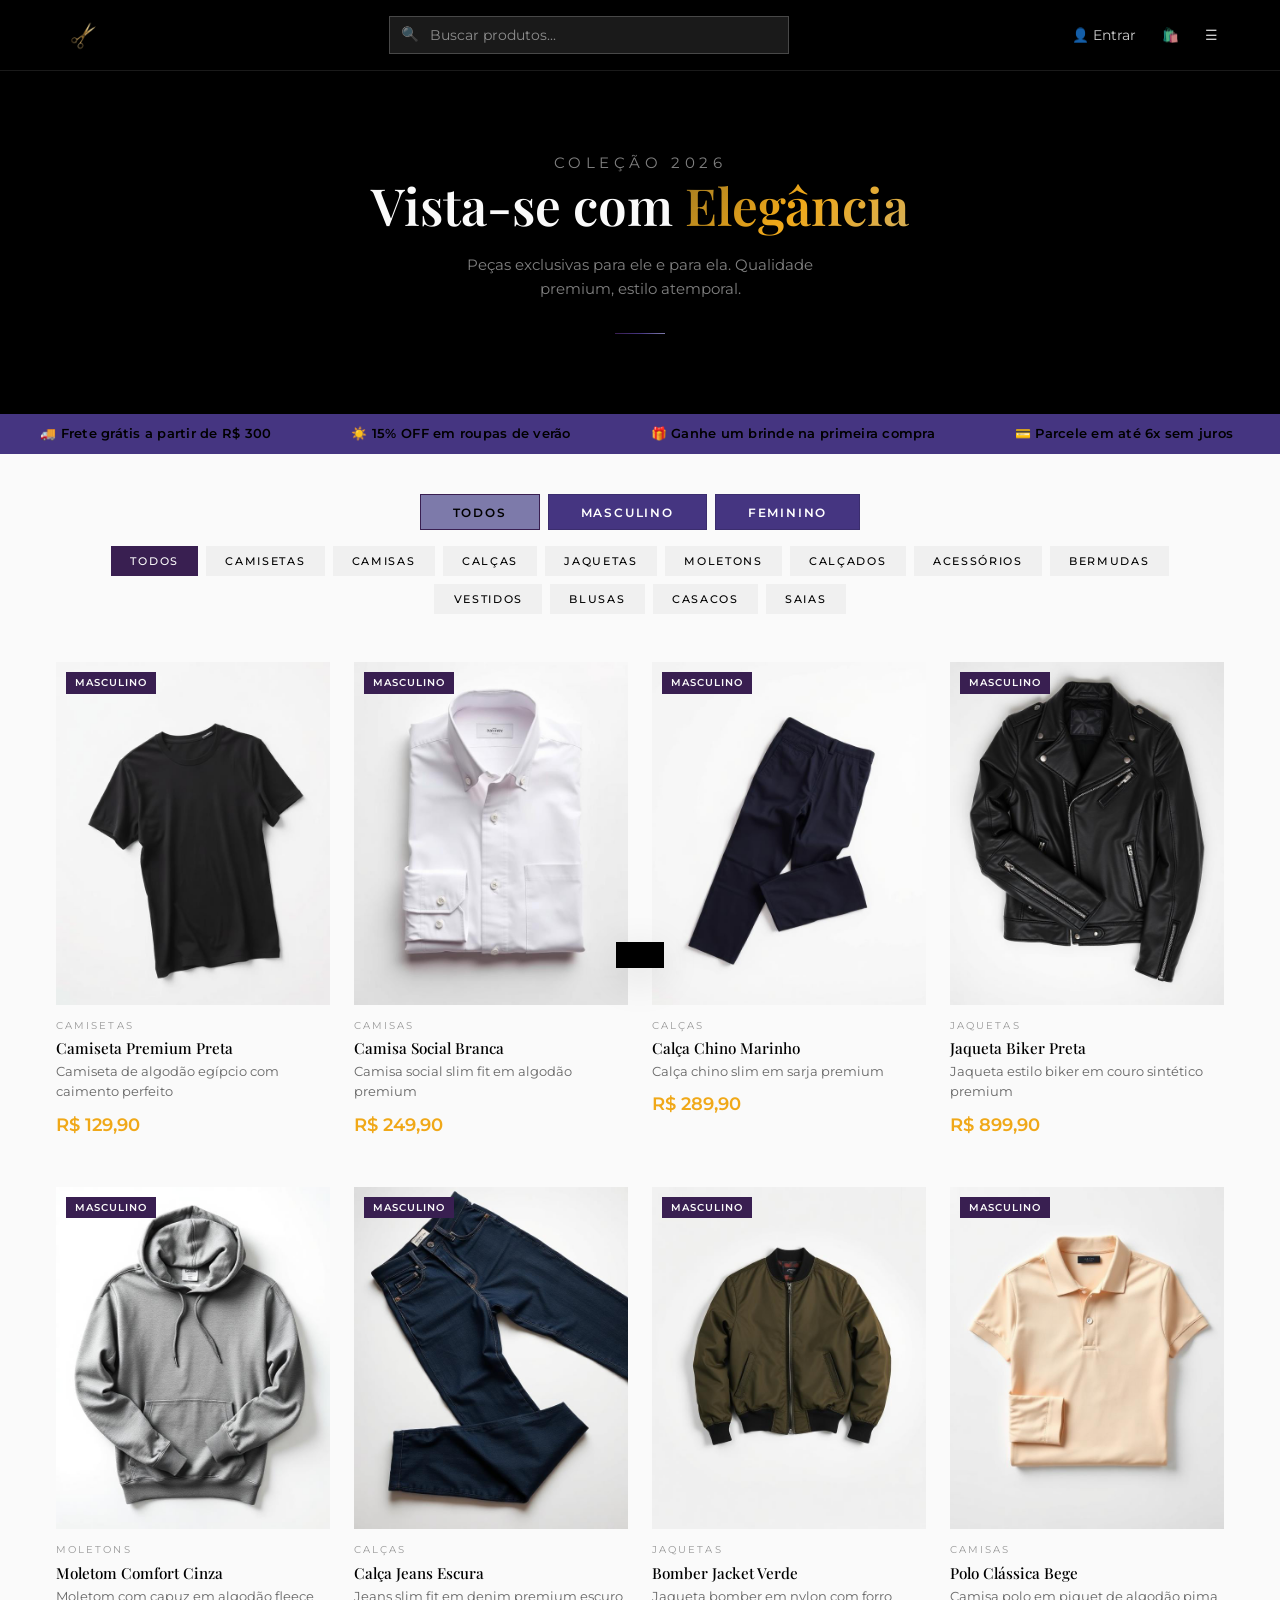
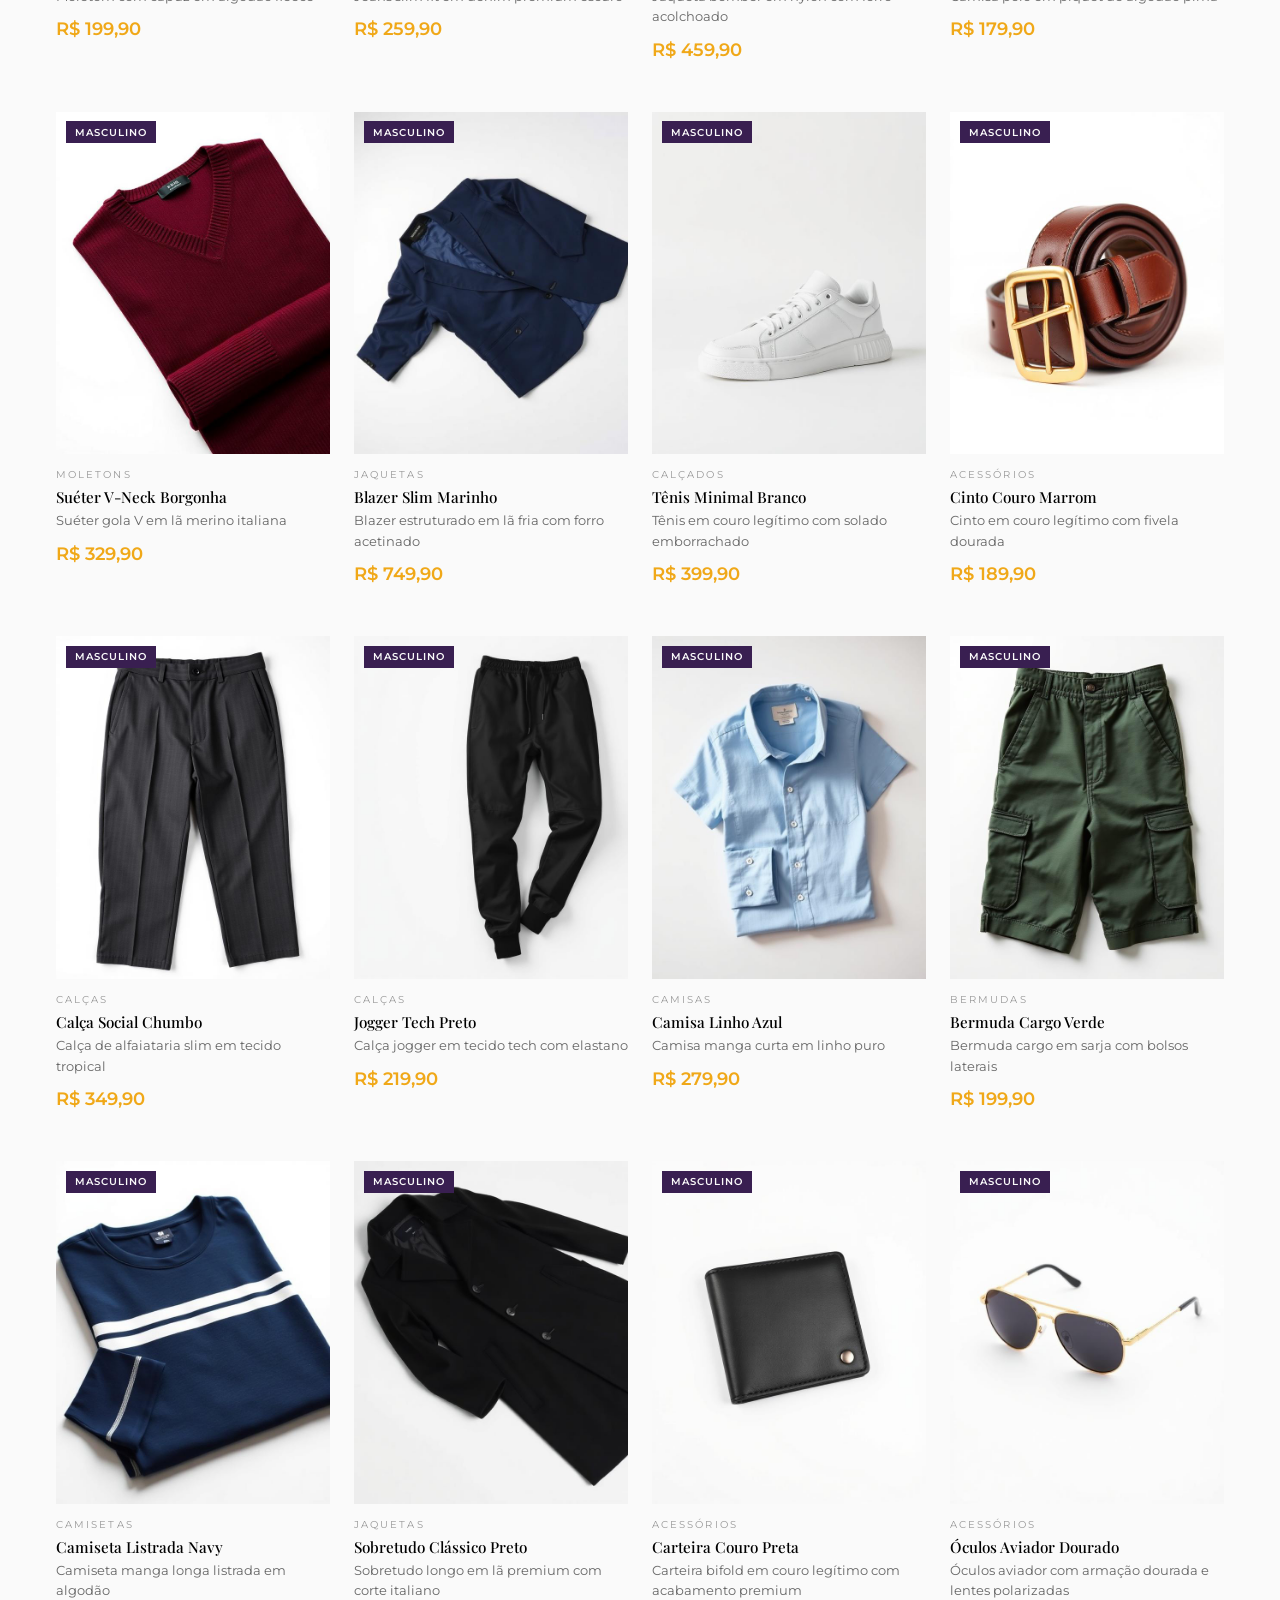
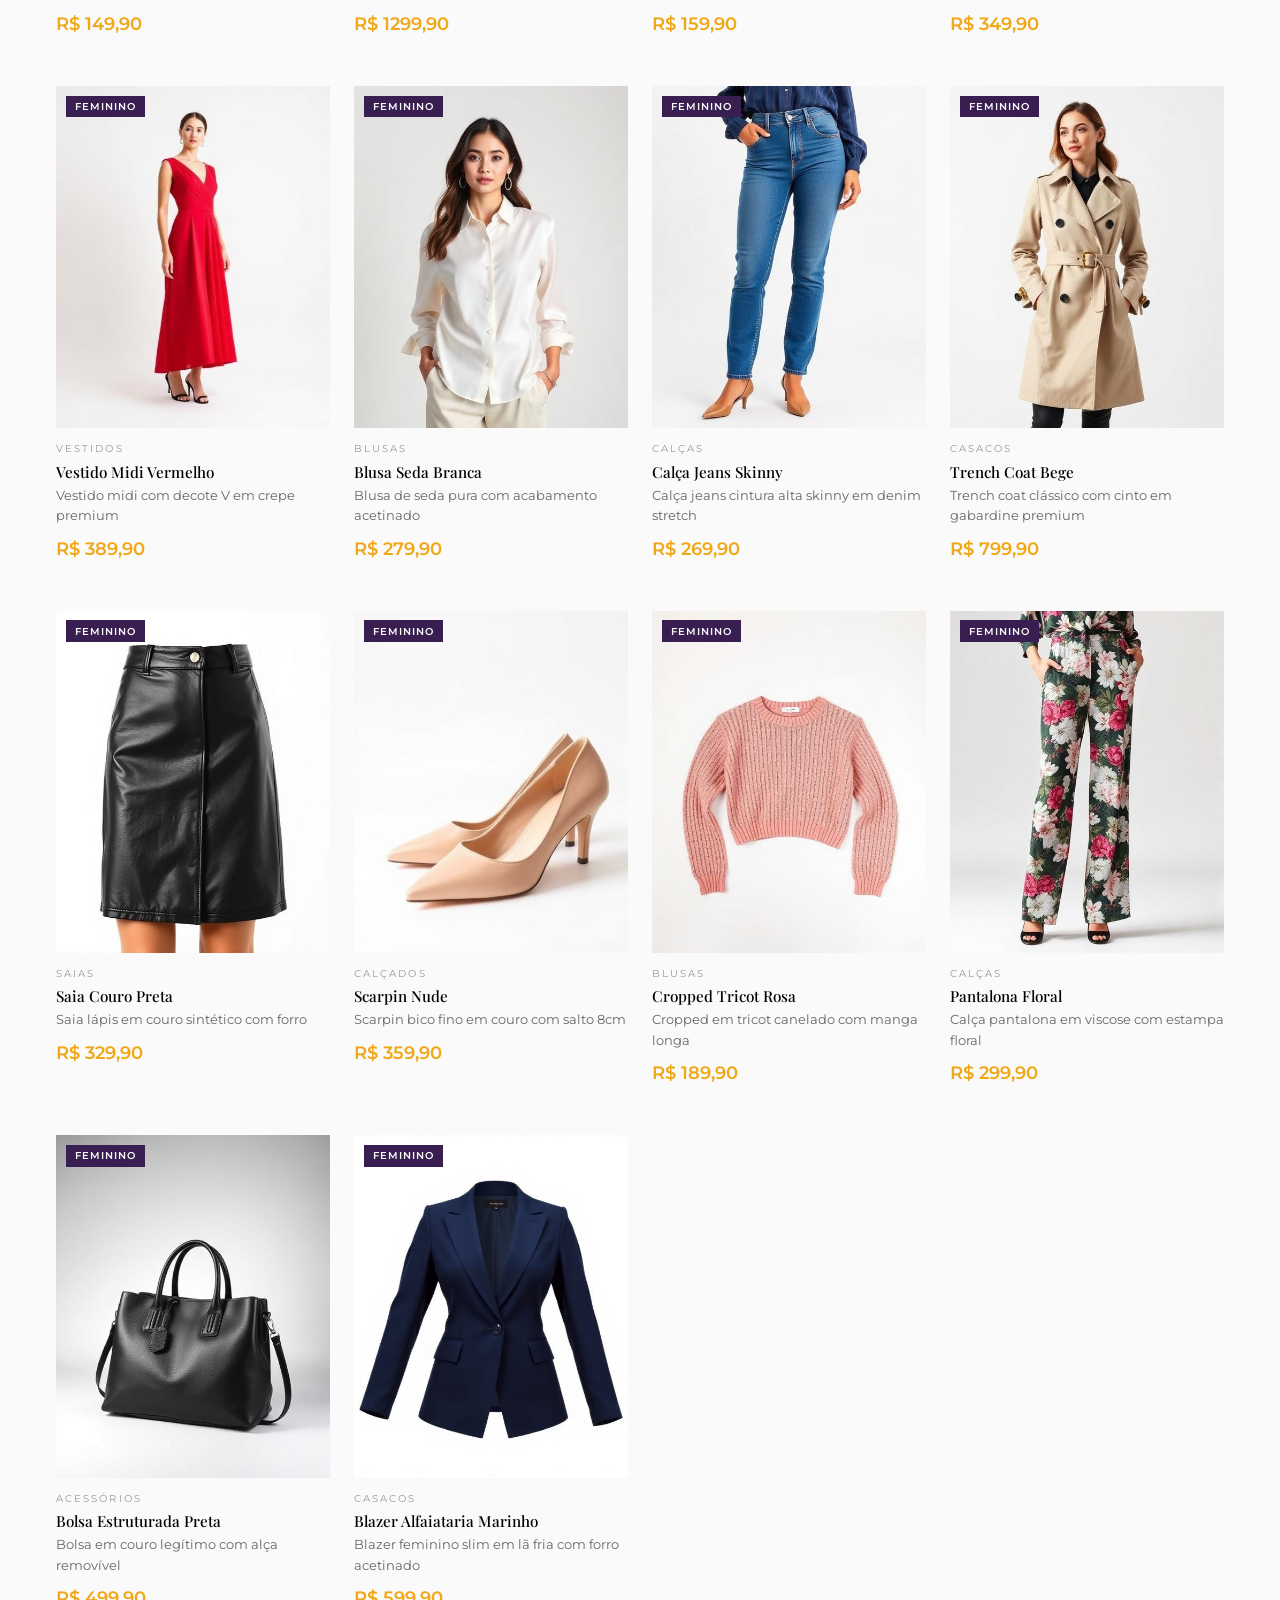
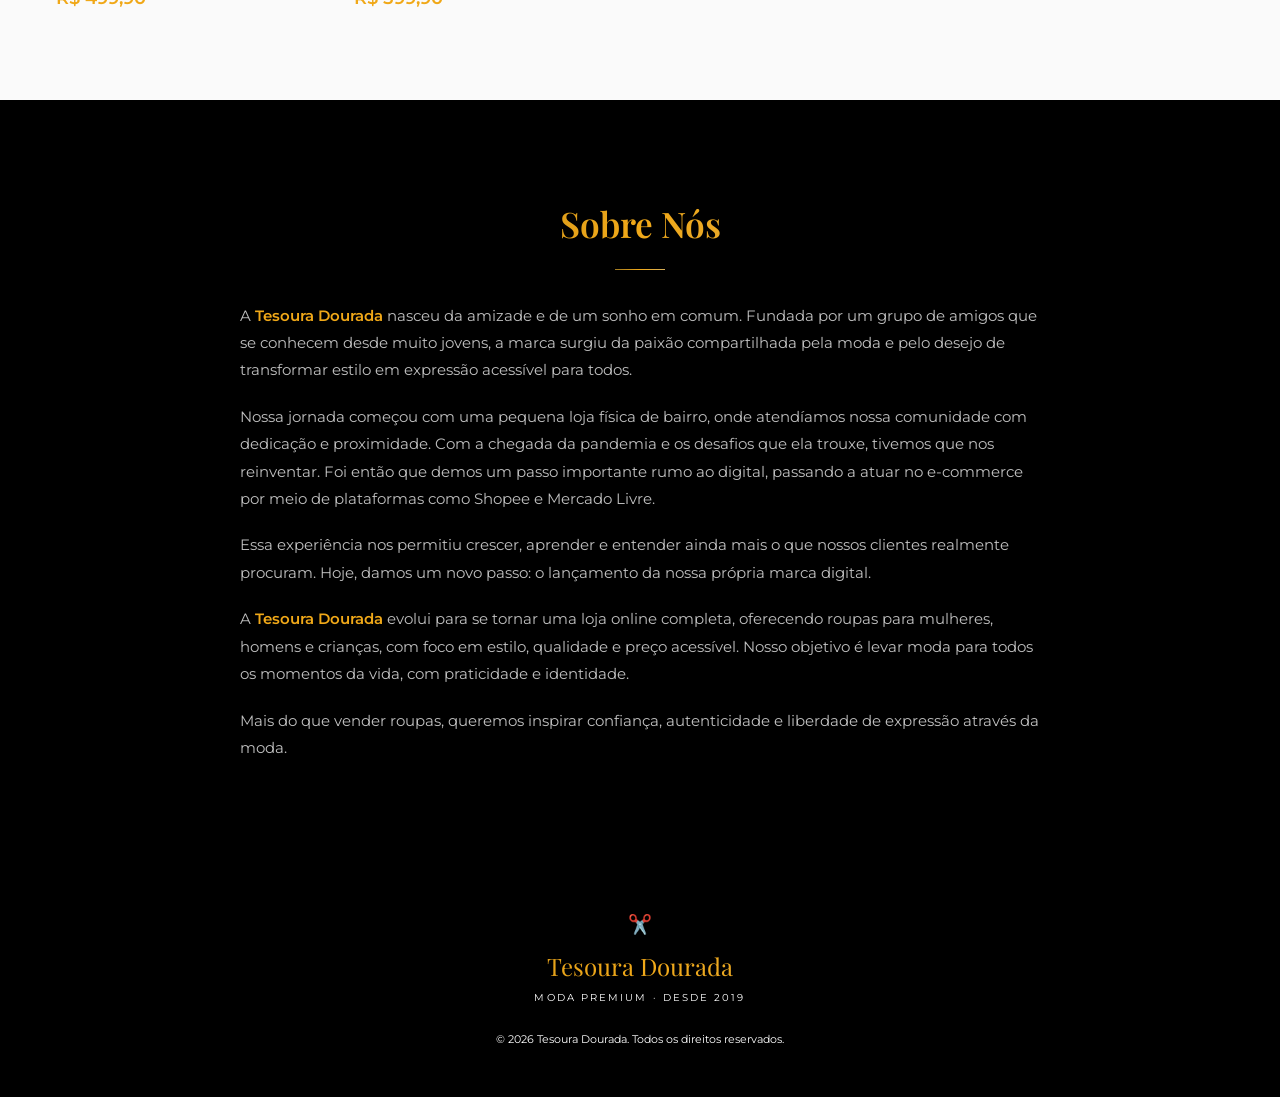
<file: index.html>
<!DOCTYPE html>
<html lang="pt-BR">
<head>
  <meta charset="UTF-8">
  <meta name="viewport" content="width=device-width, initial-scale=1.0">
  <title>Tesoura Dourada — Moda Premium</title>
  <meta name="description" content="Tesoura Dourada: roupas masculinas e femininas premium com estilo e elegância.">
  <link rel="icon" type="image/png" href="images/logo.png">
  <link rel="stylesheet" href="style.css">
</head>
<body>

  <!-- ======== HEADER ======== -->
  <header class="header">
    <div class="header-inner">
      <a href="#" class="header-logo">
        <img src="images/logo.png" alt="Tesoura Dourada">
      </a>

      <div class="header-search">
        <span class="search-icon">🔍</span>
        <input type="text" id="searchDesktop" placeholder="Buscar produtos..." oninput="handleSearch(this.value)">
      </div>

      <div class="header-actions">
        <div id="userArea">
          <button onclick="openLogin()" class="desktop-only">👤 Entrar</button>
        </div>
        <button class="cart-btn" onclick="openCart()">
          🛍️
          <span class="cart-badge" id="cartBadge" style="display:none;">0</span>
        </button>
        <button class="mobile-menu-btn" onclick="toggleMobileSearch()">☰</button>
      </div>
    </div>

    <div class="mobile-search" id="mobileSearch">
      <input type="text" id="searchMobile" placeholder="Buscar produtos..." oninput="handleSearch(this.value)">
    </div>
  </header>

  <!-- ======== HERO ======== -->
  <section class="hero">
    <p class="hero-tag">Coleção 2026</p>
    <h1>Vista-se com <span class="gold-text">Elegância</span></h1>
    <p>Peças exclusivas para ele e para ela. Qualidade premium, estilo atemporal.</p>
    <div class="hero-divider"></div>
  </section>

  <!-- ======== PROMO BAR ======== -->
  <div class="promo-bar">
    <div class="promo-track">
      <span class="promo-item">🚚 Frete grátis a partir de R$ 300</span>
      <span class="promo-item">☀️ 15% OFF em roupas de verão</span>
      <span class="promo-item">🎁 Ganhe um brinde na primeira compra</span>
      <span class="promo-item">💳 Parcele em até 6x sem juros</span>
      <span class="promo-item">🔥 Lançamentos toda semana</span>
      <span class="promo-item">🚚 Frete grátis a partir de R$ 300</span>
      <span class="promo-item">☀️ 15% OFF em roupas de verão</span>
      <span class="promo-item">🎁 Ganhe um brinde na primeira compra</span>
      <span class="promo-item">💳 Parcele em até 6x sem juros</span>
      <span class="promo-item">🔥 Lançamentos toda semana</span>
    </div>
  </div>
  
  <!-- ======== GENDER FILTER ======== -->
  <div class="gender-filter" id="genderFilter"></div>

  <!-- ======== CATEGORIES ======== -->
  <div class="categories" id="categories"></div>

  <!-- ======== PRODUCTS ======== -->
  <section class="products-section">
    <div class="products-grid" id="productsGrid"></div>
  </section>

  <!-- ======== SOBRE NÓS ======== -->
  <section class="about-section">
    <div class="about-inner">
      <h2 class="about-title">Sobre Nós</h2>
      <div class="about-divider"></div>
      <div class="about-text">
        <p>A <strong>Tesoura Dourada</strong> nasceu da amizade e de um sonho em comum. Fundada por um grupo de amigos que se conhecem desde muito jovens, a marca surgiu da paixão compartilhada pela moda e pelo desejo de transformar estilo em expressão acessível para todos.</p>
        <p>Nossa jornada começou com uma pequena loja física de bairro, onde atendíamos nossa comunidade com dedicação e proximidade. Com a chegada da pandemia e os desafios que ela trouxe, tivemos que nos reinventar. Foi então que demos um passo importante rumo ao digital, passando a atuar no e-commerce por meio de plataformas como Shopee e Mercado Livre.</p>
        <p>Essa experiência nos permitiu crescer, aprender e entender ainda mais o que nossos clientes realmente procuram. Hoje, damos um novo passo: o lançamento da nossa própria marca digital.</p>
        <p>A <strong>Tesoura Dourada</strong> evolui para se tornar uma loja online completa, oferecendo roupas para mulheres, homens e crianças, com foco em estilo, qualidade e preço acessível. Nosso objetivo é levar moda para todos os momentos da vida, com praticidade e identidade.</p>
        <p>Mais do que vender roupas, queremos inspirar confiança, autenticidade e liberdade de expressão através da moda.</p>
      </div>
    </div>
  </section>

  <!-- ======== FOOTER ======== -->
  <footer class="footer">
    <div class="footer-icon">✂️</div>
    <p class="footer-logo gold-text" style="font-family:var(--font-display);background:linear-gradient(135deg,var(--gold-dark),var(--gold),var(--gold-light));-webkit-background-clip:text;-webkit-text-fill-color:transparent;background-clip:text;">Tesoura Dourada</p>
    <p class="footer-tagline">Moda premium · Desde 2019</p>
    <p class="footer-copy">© 2026 Tesoura Dourada. Todos os direitos reservados.</p>
  </footer>

  <!-- ======== CART DRAWER ======== -->
  <div class="cart-overlay" id="cartOverlay" onclick="closeCart()"></div>
  <div class="cart-drawer" id="cartDrawer">
    <div class="cart-header">
      <h2>Seu Carrinho</h2>
      <button class="cart-close" onclick="closeCart()">✕</button>
    </div>
    <div class="cart-items" id="cartItems"></div>
    <div class="cart-footer" id="cartFooter" style="display:none;">
      <div class="cart-total">
        <span class="cart-total-label">Total</span>
        <span class="cart-total-value" id="cartTotal">R$ 0,00</span>
      </div>
      <button class="checkout-btn" onclick="checkout()">
        💬 Finalizar via WhatsApp
      </button>
    </div>
  </div>

  <!-- ======== PRODUCT DETAIL MODAL ======== -->
  <div class="modal-overlay" id="productDetailModal">
    <div class="modal modal-detail">
      <button class="modal-close detail-close" onclick="closeProductDetail()">✕</button>
      <div id="productDetailContent" class="detail-content"></div>
    </div>
  </div>

  <!-- ======== LOGIN MODAL ======== -->
  <div class="modal-overlay" id="loginModal">
    <div class="modal">
      <div class="modal-header">
        <h2 id="modalTitle">Entrar</h2>
        <button class="modal-close" onclick="closeLogin()">✕</button>
      </div>
      <div class="modal-body">
        <div class="form-group" id="nameGroup" style="display:none;">
          <label>Nome</label>
          <input type="text" id="inputName" placeholder="Seu nome">
        </div>
        <div class="form-group">
          <label>E-mail</label>
          <input type="email" id="inputEmail" placeholder="seu@email.com">
        </div>
        <div class="form-group">
          <label>Senha</label>
          <input type="password" id="inputPassword" placeholder="••••••••">
        </div>
        <p class="form-error" id="formError"></p>
        <button class="form-submit" onclick="submitAuth()" id="authSubmitBtn">Entrar</button>
        <p class="form-switch">
          <span id="switchText">Não tem conta?</span>
          <button onclick="toggleAuthMode()" id="switchBtn">Cadastrar</button>
        </p>
      </div>
    </div>
  </div>

  <!-- ======== TOAST ======== -->
  <div class="toast" id="toast"></div>

  <script src="script.js"></script>
</body>
</html>
</file>
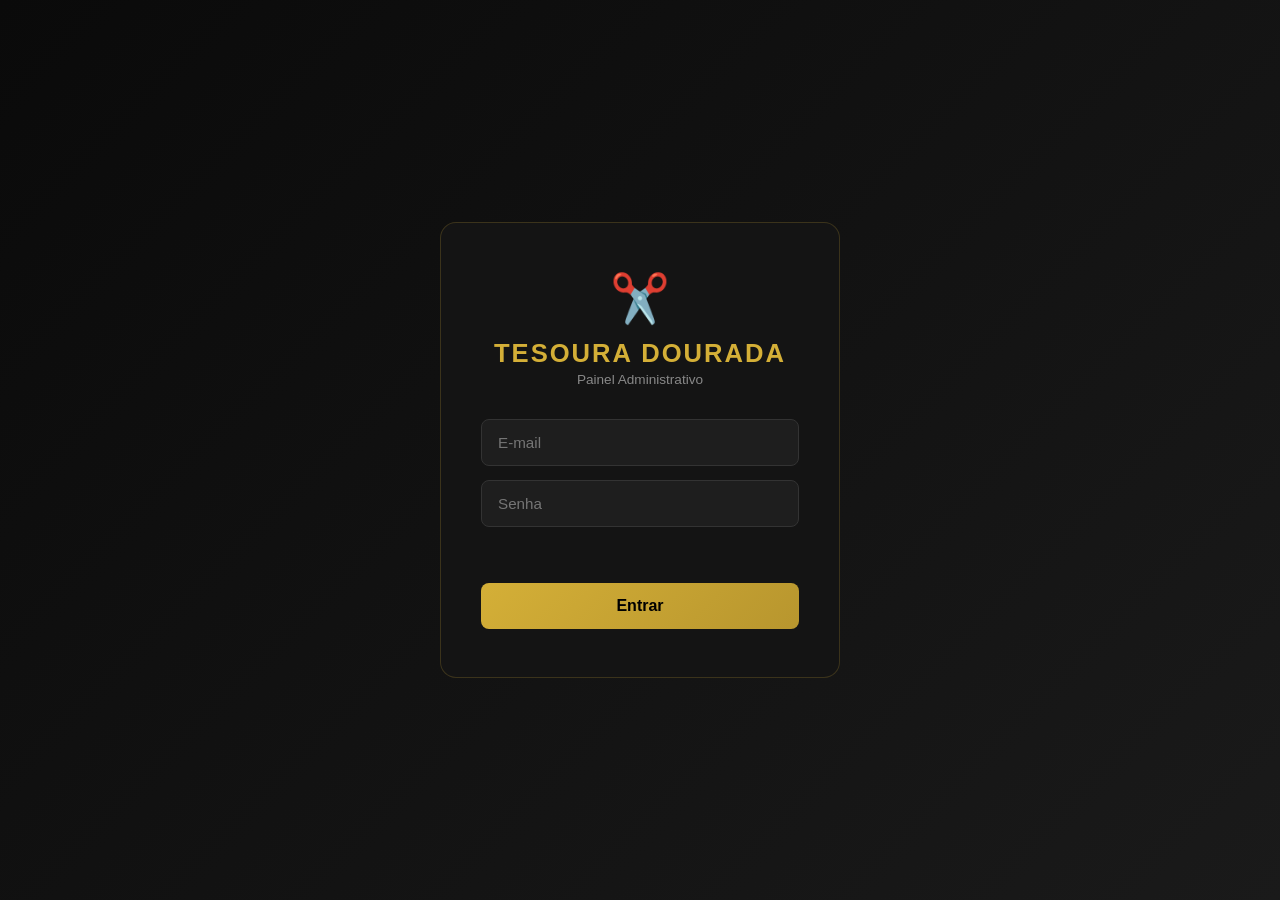
<file: admin.html>
<!DOCTYPE html>
<html lang="pt-BR">
<head>
  <meta charset="UTF-8">
  <meta name="viewport" content="width=device-width, initial-scale=1.0">
  <title>Tesoura Dourada — Painel Admin</title>
  <link rel="stylesheet" href="admin.css">
</head>
<body>

  <!-- LOGIN -->
  <div id="loginScreen" class="login-screen">
    <div class="login-card">
      <div class="login-logo">✂️</div>
      <h1>Tesoura Dourada</h1>
      <p class="login-subtitle">Painel Administrativo</p>
      <div class="login-form">
        <input type="email" id="adminEmail" placeholder="E-mail" autocomplete="off">
        <input type="password" id="adminPassword" placeholder="Senha">
        <p class="login-error" id="loginError"></p>
        <button onclick="adminLogin()">Entrar</button>
      </div>
    </div>
  </div>

  <!-- ADMIN PANEL -->
  <div id="adminPanel" class="admin-panel" style="display:none;">
    <!-- Sidebar -->
    <aside class="sidebar">
      <div class="sidebar-header">
        <span class="sidebar-logo">✂️</span>
        <h2>Tesoura Dourada</h2>
      </div>
      <nav class="sidebar-nav">
        <button class="nav-item active" onclick="showSection('dashboard', this)">📊 Dashboard</button>
        <button class="nav-item" onclick="showSection('sales', this)">💰 Vendas</button>
        <button class="nav-item" onclick="showSection('inventory', this)">📦 Estoque</button>
      </nav>
      <div class="sidebar-footer">
        <button onclick="adminLogout()">🚪 Sair</button>
      </div>
    </aside>

    <!-- Mobile Header -->
    <div class="mobile-header">
      <button class="menu-toggle" onclick="toggleSidebar()">☰</button>
      <h2>✂️ Tesoura Dourada</h2>
      <button onclick="adminLogout()" title="Sair">🚪</button>
    </div>
    <div class="sidebar-overlay" onclick="toggleSidebar()"></div>

    <!-- Content -->
    <main class="admin-content">

      <!-- DASHBOARD -->
      <section id="sec-dashboard" class="section active">
        <h1 class="section-title">Dashboard</h1>
        <div class="stats-grid">
          <div class="stat-card">
            <div class="stat-icon" style="background:#d4af37;">💰</div>
            <div class="stat-info">
              <p class="stat-label">Receita Total</p>
              <p class="stat-value" id="statRevenue">R$ 0</p>
            </div>
          </div>
          <div class="stat-card">
            <div class="stat-icon" style="background:#27ae60;">🛒</div>
            <div class="stat-info">
              <p class="stat-label">Pedidos</p>
              <p class="stat-value" id="statOrders">0</p>
            </div>
          </div>
          <div class="stat-card">
            <div class="stat-icon" style="background:#3498db;">👥</div>
            <div class="stat-info">
              <p class="stat-label">Clientes</p>
              <p class="stat-value" id="statClients">0</p>
            </div>
          </div>
          <div class="stat-card">
            <div class="stat-icon" style="background:#e74c3c;">📦</div>
            <div class="stat-info">
              <p class="stat-label">Produtos</p>
              <p class="stat-value" id="statProducts">0</p>
            </div>
          </div>
        </div>

        <!-- Chart placeholder -->
        <div class="chart-section">
          <h2>Vendas dos Últimos 7 Dias</h2>
          <div class="chart-container">
            <div class="bar-chart" id="barChart"></div>
          </div>
        </div>

        <!-- Recent Orders -->
        <div class="recent-section">
          <h2>Pedidos Recentes</h2>
          <div class="table-wrapper">
            <table class="admin-table">
              <thead>
                <tr><th>Pedido</th><th>Cliente</th><th>Valor</th><th>Status</th><th>Data</th></tr>
              </thead>
              <tbody id="recentOrders"></tbody>
            </table>
          </div>
        </div>
      </section>

      <!-- SALES -->
      <section id="sec-sales" class="section">
        <h1 class="section-title">Painel de Vendas</h1>
        <div class="sales-filters">
          <select id="salesPeriod" onchange="renderSales()">
            <option value="7">Últimos 7 dias</option>
            <option value="30" selected>Últimos 30 dias</option>
            <option value="90">Últimos 90 dias</option>
          </select>
        </div>
        <div class="stats-grid">
          <div class="stat-card">
            <div class="stat-icon" style="background:#d4af37;">💰</div>
            <div class="stat-info">
              <p class="stat-label">Vendas no Período</p>
              <p class="stat-value" id="salesTotal">R$ 0</p>
            </div>
          </div>
          <div class="stat-card">
            <div class="stat-icon" style="background:#27ae60;">📈</div>
            <div class="stat-info">
              <p class="stat-label">Ticket Médio</p>
              <p class="stat-value" id="salesAvg">R$ 0</p>
            </div>
          </div>
          <div class="stat-card">
            <div class="stat-icon" style="background:#9b59b6;">🏆</div>
            <div class="stat-info">
              <p class="stat-label">Mais Vendido</p>
              <p class="stat-value" id="salesTop" style="font-size:0.95rem;">—</p>
            </div>
          </div>
        </div>
        <div class="recent-section">
          <h2>Histórico de Vendas</h2>
          <div class="table-wrapper">
            <table class="admin-table">
              <thead>
                <tr><th>#</th><th>Produto</th><th>Qtd</th><th>Valor</th><th>Cliente</th><th>Data</th></tr>
              </thead>
              <tbody id="salesTable"></tbody>
            </table>
          </div>
        </div>
      </section>

      <!-- INVENTORY -->
      <section id="sec-inventory" class="section">
        <h1 class="section-title">Controle de Estoque</h1>
        <div class="inventory-header">
          <input type="text" id="inventorySearch" placeholder="Buscar produto..." oninput="renderInventory()">
          <select id="inventoryFilter" onchange="renderInventory()">
            <option value="all">Todos</option>
            <option value="low">Estoque Baixo</option>
            <option value="out">Sem Estoque</option>
          </select>
        </div>
        <div class="table-wrapper">
          <table class="admin-table">
            <thead>
              <tr><th>Img</th><th>Produto</th><th>Categoria</th><th>Gênero</th><th>Preço</th><th>Estoque</th><th>Status</th></tr>
            </thead>
            <tbody id="inventoryTable"></tbody>
          </table>
        </div>
      </section>

    </main>
  </div>

  <script src="admin.js"></script>
</body>
</html>
</file>
<file: style.css>
@import url('https://fonts.googleapis.com/css2?family=Playfair+Display:wght@400;500;600;700&family=Montserrat:wght@300;400;500;600;700&display=swap');

*, *::before, *::after {
  margin: 0;
  padding: 0;
  box-sizing: border-box;
}

:root {
  --black: #000000;
  --white: #fafafa;
  --gold: #F0A818;
  --purple: #453581;
  --purple-dark: #391F51;
  --purple-light: #7d7aaa;
  --gold-light: #d4af5a;
  --gold-dark: #a07a22;
  --gray-100: #f0f0f0;
  --gray-200: #e0e0e0;
  --gray-400: #999;
  --gray-600: #666;
  --red: #d9534f;
  --font-display: 'Playfair Display', serif;
  --font-body: 'Montserrat', sans-serif;
  --shadow: 0 4px 20px rgba(0,0,0,0.08);
  --shadow-lg: 0 10px 40px rgba(0,0,0,0.12);
}

html { scroll-behavior: smooth; }

body {
  font-family: var(--font-body);
  background: var(--white);
  color: var(--black);
  line-height: 1.6;
  -webkit-font-smoothing: antialiased;
}

a { text-decoration: none; color: inherit; }
button { cursor: pointer; border: none; background: none; font-family: var(--font-body); }
img { max-width: 100%; display: block; }
ul { list-style: none; }

/* === Header === */
.header {
  position: sticky;
  top: 0;
  z-index: 100;
  background: var(--black);
  border-bottom: 1px solid rgba(255,255,255,0.1);
}

.header-inner {
  max-width: 1200px;
  margin: 0 auto;
  padding: 0 1rem;
  display: flex;
  align-items: center;
  justify-content: space-between;
  height: 70px;
}

.header-logo img {
  height: 55px;
  width: auto;
}

.header-search {
  flex: 1;
  max-width: 400px;
  margin: 0 2rem;
  position: relative;
}

.header-search input {
  width: 100%;
  padding: 0.6rem 1rem 0.6rem 2.5rem;
  background: rgba(255,255,255,0.1);
  border: 1px solid rgba(255,255,255,0.2);
  color: var(--white);
  font-size: 0.85rem;
  font-family: var(--font-body);
  outline: none;
  transition: border-color 0.3s;
}

.header-search input::placeholder { color: rgba(255,255,255,0.5); }
.header-search input:focus { border-color: var(--gold); }

.header-search .search-icon {
  position: absolute;
  left: 0.8rem;
  top: 50%;
  transform: translateY(-50%);
  color: rgba(255,255,255,0.5);
  font-size: 0.9rem;
}

.header-actions {
  display: flex;
  align-items: center;
  gap: 0.8rem;
}

.header-actions button {
  color: rgba(255, 255, 255, 0.8);
  font-size: 0.85rem;
  display: flex;
  align-items: center;
  gap: 0.4rem;
  transition: color 0.3s;
  padding: 0.4rem;
}

.header-actions button:hover { color: var(--gold); }

.cart-btn { position: relative; }

.cart-badge {
  position: absolute;
  top: -4px;
  right: -6px;
  background: var(--gold);
  color: var(--black);
  font-size: 0.65rem;
  font-weight: 700;
  width: 18px;
  height: 18px;
  border-radius: 50%;
  display: flex;
  align-items: center;
  justify-content: center;
}

.user-greeting {
  color: rgba(255,255,255,0.7);
  font-size: 0.8rem;
}

.user-greeting strong { color: var(--gold); }

.admin-link {
  color: rgba(255,255,255,0.7);
  font-size: 0.85rem;
  text-decoration: none;
  transition: color 0.3s;
}
.admin-link:hover { color: var(--gold); }

.mobile-menu-btn { display: none; }
.mobile-search { display: none; }

/* === Hero === */
.hero {
  background: var(--black);
  color: var(--white);
  text-align: center;
  padding: 5rem 1rem;
}

.hero-tag {
  color: var(--gold);
  font-family: var(--font-body);
  font-size: 0.7rem;
  letter-spacing: 0.3em;
  text-transform: uppercase;
  margin-bottom: 1rem;
}

.hero h1 {
  font-family: var(--font-display);
  font-size: 3.2rem;
  font-weight: 600;
  line-height: 1.2;
  margin-bottom: 1rem;
}

.hero h1 .gold-text {
  background: linear-gradient(135deg, var(--gold-dark), var(--gold), var(--gold-light));
  -webkit-background-clip: text;
  -webkit-text-fill-color: transparent;
  background-clip: text;
}

.hero p {
  color: rgba(255,255,255,0.5);
  font-size: 0.95rem;
  max-width: 420px;
  margin: 0 auto;
}

.hero-divider {
  width: 50px;
  height: 1px;
  background: linear-gradient(90deg, var(--purple-dark), var(--purple), var(--purple-light));
  margin: 2rem auto 0;
}

/* === Promo Bar === */
.promo-bar {
  background: var(--purple);
  overflow: hidden;
  white-space: nowrap;
  position: relative;
}
.promo-track {
  display: inline-flex;
  animation: promoScroll 25s linear infinite;
}
.promo-item {
  display: inline-block;
  padding: 0.6rem 2.5rem;
  font-size: 0.8rem;
  font-weight: 600;
  color: var(--black);
  letter-spacing: 0.02em;
}
@keyframes promoScroll {
  0% { transform: translateX(0); }
  100% { transform: translateX(-50%); }
}

/* === Gender Filter === */
.gender-filter {
  max-width: 1200px;
  margin: 0 auto;
  padding: 2.5rem 1rem 0;
  display: flex;
  justify-content: center;
  gap: 0.5rem;
}

.gender-btn {
  padding: 0.6rem 2rem;
  font-size: 0.75rem;
  letter-spacing: 0.15em;
  text-transform: uppercase;
  font-weight: 600;
  background: var(--purple);
  color: rgb(255, 255, 255);
  border: 1px solid rgba(0, 0, 0, 0.15);
  transition: all 0.3s;
}

.gender-btn:hover {
  color: var(--white);
  border-color: var(--purple-dark);
}

.gender-btn.active {
  background: var(--purple-light);
  color: var(--black);
  border-color: var(--purple-dark);
}

/* === Categories Filter === */
.categories {
  max-width: 1200px;
  margin: 0 auto;
  padding: 1rem 1rem 1rem;
  display: flex;
  flex-wrap: wrap;
  gap: 0.5rem;
  justify-content: center;
}

.cat-btn {
  padding: 0.5rem 1.2rem;
  font-size: 0.7rem;
  letter-spacing: 0.15em;
  text-transform: uppercase;
  font-weight: 500;
  background: var(--gray-100);
  color: var(--black);
  transition: all 0.3s;
}

.cat-btn:hover { color: var(--black); }

.cat-btn.active {
  background: var(--purple-dark);
  color: var(--white);
}

/* === Products Grid === */
.products-section {
  max-width: 1200px;
  margin: 0 auto;
  padding: 2rem 1rem 4rem;
}

.products-grid {
  display: grid;
  grid-template-columns: repeat(4, 1fr);
  gap: 1.5rem;
}

.product-card {
  opacity: 0;
  animation: fadeInUp 0.5s ease forwards;
  cursor: pointer;
}

.product-image-wrap {
  position: relative;
  overflow: hidden;
  background: var(--gray-100);
}

.product-image-wrap img {
  width: 100%;
  aspect-ratio: 4/5;
  object-fit: cover;
  transition: transform 0.5s;
}

.product-card:hover .product-image-wrap img {
  transform: scale(1.05);
}

.product-gender-tag {
  position: absolute;
  top: 0.6rem;
  left: 0.6rem;
  background: var(--purple-dark);
  color: var(--white);
  font-size: 0.6rem;
  letter-spacing: 0.1em;
  text-transform: uppercase;
  padding: 0.2rem 0.6rem;
  font-weight: 600;
}

.product-info {
  padding: 0.8rem 0 1.5rem;
}

.product-category {
  font-size: 0.65rem;
  color: var(--gray-400);
  letter-spacing: 0.2em;
  text-transform: uppercase;
  margin-bottom: 0.3rem;
}

.product-name {
  font-family: var(--font-display);
  font-size: 0.95rem;
  font-weight: 500;
  line-height: 1.3;
}

.product-desc {
  font-size: 0.8rem;
  color: var(--gray-600);
  margin-top: 0.2rem;
}

.product-price {
  color: var(--gold);
  font-weight: 600;
  font-size: 1.1rem;
  margin-top: 0.5rem;
}

.no-results {
  text-align: center;
  padding: 4rem 0;
  color: var(--gray-400);
  grid-column: 1 / -1;
}

/* === Product Detail Modal === */
.modal-detail {
  max-width: 800px;
  width: 100%;
  position: relative;
}

.detail-close {
  position: absolute;
  top: 1rem;
  right: 1rem;
  z-index: 10;
  font-size: 1.5rem;
  color: var(--gray-400);
  transition: color 0.3s;
}

.detail-close:hover { color: var(--black); }

.detail-content {
  display: flex;
  gap: 0;
}

.detail-image {
  flex: 1;
  min-width: 0;
}

.detail-image img {
  width: 100%;
  height: 100%;
  object-fit: cover;
  aspect-ratio: 4/5;
}

.detail-info {
  flex: 1;
  padding: 2.5rem 2rem;
  display: flex;
  flex-direction: column;
  justify-content: center;
}

.detail-gender-badge {
  display: inline-block;
  background: var(--purple-dark);
  color: var(--white);
  font-size: 0.6rem;
  letter-spacing: 0.15em;
  text-transform: uppercase;
  padding: 0.25rem 0.8rem;
  font-weight: 600;
  margin-bottom: 0.8rem;
  width: fit-content;
}

.detail-category {
  font-size: 0.7rem;
  color: var(--gray-400);
  letter-spacing: 0.2em;
  text-transform: uppercase;
  margin-bottom: 0.5rem;
}

.detail-name {
  font-family: var(--font-display);
  font-size: 1.5rem;
  font-weight: 600;
  line-height: 1.3;
  margin-bottom: 0.5rem;
}

.detail-desc {
  font-size: 0.85rem;
  color: var(--gray-600);
  line-height: 1.6;
  margin-bottom: 1rem;
}

.detail-price {
  color: var(--purple-light);
  font-weight: 700;
  font-size: 1.5rem;
  margin-bottom: 1.5rem;
}

.detail-sizes {
  margin-bottom: 1rem;
}

.detail-sizes-label {
  font-size: 0.8rem;
  font-weight: 600;
  color: var(--black);
  margin-bottom: 0.6rem;
}

.size-options {
  display: flex;
  flex-wrap: wrap;
  gap: 0.4rem;
}

.size-btn {
  min-width: 44px;
  height: 40px;
  border: 1px solid var(--gray-200);
  font-size: 0.8rem;
  font-weight: 500;
  color: var(--purple);
  background: var(--white);
  transition: all 0.2s;
  display: flex;
  align-items: center;
  justify-content: center;
  padding: 0 0.6rem;
}

.size-btn:hover {
  border-color: var(--black);
  color: var(--black);
}

.size-btn.active {
  background: var(--black);
  color: var(--white);
  border-color: var(--black);
}

.shoe-sizes .size-btn {
  min-width: 40px;
}

.size-error {
  color: var(--red);
  font-size: 0.8rem;
  margin-bottom: 0.8rem;
}

.detail-add-btn {
  width: 100%;
  padding: 1rem;
  background: var(--purple-dark);
  color: var(--white);
  font-weight: 700;
  font-size: 0.9rem;
  letter-spacing: 0.05em;
  display: flex;
  align-items: center;
  justify-content: center;
  gap: 0.5rem;
  transition: background 0.3s;
  margin-top: 0.5rem;
}

.detail-add-btn:hover { background: var(--gold-dark); }

/* === About Section === */
.about-section {
  background: var(--black);
  color: var(--white);
  padding: 5rem 1rem;
}
.about-inner {
  max-width: 800px;
  margin: 1rem auto;
  text-align: center;
}
.about-title {
  font-family: var(--font-display);
  font-size: 2.2rem;
  font-weight: 600;
  margin-bottom: 1rem;
  background: linear-gradient(135deg, var(--gold-dark), var(--gold), var(--gold-light));
  -webkit-background-clip: text;
  -webkit-text-fill-color: transparent;
  background-clip: text;
}
.about-divider {
  width: 50px;
  height: 1px;
  background: linear-gradient(90deg, var(--gold-dark), var(--gold), var(--gold-light));
  margin: 0 auto 2rem;
}
.about-text {
  text-align: left;
  line-height: 1.8;
}
.about-text p {
  color: rgba(255,255,255,0.75);
  font-size: 0.95rem;
  margin-bottom: 1.2rem;
}
.about-text p strong {
  color: var(--gold);
  font-weight: 600;
}

/* === Footer === */
.footer {
  background: var(--black);
  color: var(--white);
  text-align: center;
  padding: 3rem 1rem;
}

.footer-logo { font-size: 1.5rem; margin-bottom: 0.3rem; }
.footer-icon { color: var(--gold); font-size: 1.2rem; margin-bottom: 0.5rem; }
.footer-tagline { color: rgb(255, 255, 255); font-size: 0.65rem; letter-spacing: 0.2em; text-transform: uppercase; }
.footer-copy { color: rgb(255, 255, 255); font-size: 0.7rem; margin-top: 1.5rem; }

/* === Cart Drawer === */
.cart-overlay {
  position: fixed; inset: 0; background: rgba(0,0,0,0.5); z-index: 200; display: none;
}
.cart-overlay.open { display: block; }

.cart-drawer {
  position: fixed; top: 0; right: -100%; width: 100%; max-width: 420px; height: 100%;
  background: var(--white); z-index: 201; display: flex; flex-direction: column;
  box-shadow: var(--shadow-lg); transition: right 0.3s ease;
}
.cart-drawer.open { right: 0; }

.cart-header {
  display: flex; align-items: center; justify-content: space-between;
  padding: 1.5rem; border-bottom: 1px solid var(--gray-200);
}
.cart-header h2 { font-family: var(--font-display); font-size: 1.2rem; font-weight: 600; }

.cart-close { font-size: 1.3rem; color: var(--gray-400); transition: color 0.3s; }
.cart-close:hover { color: var(--black); }

.cart-items { flex: 1; overflow-y: auto; padding: 1.5rem; }
.cart-empty { text-align: center; padding: 3rem 0; color: var(--gray-400); }

.cart-item { display: flex; gap: 1rem; padding: 1rem 0; border-bottom: 1px solid var(--gray-200); }
.cart-item:last-child { border-bottom: none; }
.cart-item img { width: 70px; height: 85px; object-fit: cover; background: var(--gray-100); }

.cart-item-info { flex: 1; min-width: 0; }
.cart-item-name { font-family: var(--font-display); font-size: 0.85rem; font-weight: 500; white-space: nowrap; overflow: hidden; text-overflow: ellipsis; }
.cart-item-price { color: var(--gold); font-size: 0.85rem; font-weight: 600; margin-top: 0.2rem; }

.cart-item-controls { display: flex; align-items: center; gap: 0.5rem; margin-top: 0.5rem; }

.qty-btn {
  width: 28px; height: 28px; border: 1px solid var(--gray-200);
  display: flex; align-items: center; justify-content: center; font-size: 0.8rem; transition: border-color 0.3s;
}
.qty-btn:hover { border-color: var(--gold); }

.cart-item-qty { font-size: 0.85rem; width: 24px; text-align: center; }

.remove-btn { margin-left: auto; color: var(--gray-400); font-size: 0.9rem; transition: color 0.3s; }
.remove-btn:hover { color: var(--red); }

.cart-footer { padding: 1.5rem; border-top: 1px solid var(--gray-200); }
.cart-total { display: flex; justify-content: space-between; align-items: center; margin-bottom: 1rem; }
.cart-total-label { font-family: var(--font-display); font-size: 1.1rem; }
.cart-total-value { color: var(--gold); font-size: 1.2rem; font-weight: 700; }

.checkout-btn {
  width: 100%; padding: 0.9rem; background: var(--gold); color: var(--black);
  font-weight: 600; font-size: 0.85rem; letter-spacing: 0.05em;
  display: flex; align-items: center; justify-content: center; gap: 0.5rem; transition: background 0.3s;
}
.checkout-btn:hover { background: var(--gold-dark); }

/* === Login Modal === */
.modal-overlay {
  position: fixed; inset: 0; background: rgba(0,0,0,0.5); z-index: 300;
  display: none; align-items: center; justify-content: center; padding: 1rem;
}
.modal-overlay.open { display: flex; }

.modal {
  background: var(--white); width: 100%; max-width: 380px;
  box-shadow: var(--shadow-lg); animation: fadeInUp 0.3s ease;
}

.modal-header {
  display: flex; align-items: center; justify-content: space-between;
  padding: 1.5rem; border-bottom: 1px solid var(--gray-200);
}
.modal-header h2 { font-family: var(--font-display); font-size: 1.2rem; font-weight: 600; }
.modal-close { font-size: 1.3rem; color: var(--gray-400); transition: color 0.3s; }
.modal-close:hover { color: var(--black); }

.modal-body { padding: 1.5rem; }
.form-group { margin-bottom: 1rem; }
.form-group label { display: block; font-size: 0.8rem; color: var(--gray-600); margin-bottom: 0.3rem; }
.form-group input {
  width: 100%; padding: 0.6rem 0.8rem; border: 1px solid var(--gray-200);
  font-family: var(--font-body); font-size: 0.85rem; outline: none; transition: border-color 0.3s;
}
.form-group input:focus { border-color: var(--gold); }

.form-error { color: var(--red); font-size: 0.8rem; margin-bottom: 0.8rem; display: none; }
.form-error.visible { display: block; }

.form-submit {
  width: 100%; padding: 0.8rem; background: var(--black); color: var(--white);
  font-weight: 600; font-size: 0.85rem; letter-spacing: 0.05em; transition: all 0.3s; margin-bottom: 1rem;
}
.form-submit:hover { background: var(--gold); color: var(--black); }

.form-switch { text-align: center; font-size: 0.8rem; color: var(--gray-600); }
.form-switch button { color: var(--gold); font-size: 0.8rem; font-weight: 500; }
.form-switch button:hover { text-decoration: underline; }

/* === Toast === */
.toast {
  position: fixed; bottom: 2rem; left: 50%; transform: translateX(-50%) translateY(100px);
  background: var(--black); color: var(--white); padding: 0.8rem 1.5rem;
  font-size: 0.85rem; z-index: 500; box-shadow: var(--shadow-lg);
  transition: transform 0.3s ease; white-space: nowrap;
}
.toast.show { transform: translateX(-50%) translateY(0); }

/* === Animations === */
@keyframes fadeInUp {
  from { opacity: 0; transform: translateY(12px); }
  to { opacity: 1; transform: translateY(0); }
}

/* === Responsive === */
@media (max-width: 1024px) {
  .products-grid { grid-template-columns: repeat(3, 1fr); }
}

@media (max-width: 768px) {
  .header-search { display: none; }
  .mobile-menu-btn { display: block; }
  .mobile-search.open { display: block; }

  .header-inner { height: 60px; }
  .header-logo img { height: 45px; }

  .mobile-search {
    padding: 0 1rem 1rem;
    background: var(--black);
  }

  .mobile-search input {
    width: 100%; padding: 0.6rem 1rem;
    background: rgba(255,255,255,0.1); border: 1px solid rgba(255,255,255,0.2);
    color: var(--white); font-size: 0.85rem; font-family: var(--font-body); outline: none;
  }

  .mobile-search input::placeholder { color: rgba(255,255,255,0.5); }
  .mobile-search input:focus { border-color: var(--gold); }

  .desktop-only { display: none !important; }

  .hero { padding: 3rem 1rem; }
  .hero h1 { font-size: 2rem; }
  .hero p { font-size: 0.85rem; }

  .products-grid { grid-template-columns: repeat(2, 1fr); gap: 1rem; }

  .product-name { font-size: 0.85rem; }
  .product-desc { font-size: 0.75rem; }
  .product-price { font-size: 0.95rem; }

  .cart-drawer { max-width: 100%; }

  /* Detail modal responsive */
  .modal-detail { max-width: 95vw; }
  .detail-content { flex-direction: column; }
  .detail-image img { aspect-ratio: 16/10; }
  .detail-info { padding: 1.5rem; }
  .detail-name { font-size: 1.2rem; }
  .detail-price { font-size: 1.2rem; }

  /* About section responsive */
  .about-section { padding: 3rem 1rem; }
  .about-title { font-size: 1.6rem; }
  .about-text p { font-size: 0.85rem; }
}

@media (max-width: 480px) {
  .products-grid { gap: 0.8rem; }
  .hero h1 { font-size: 1.7rem; }
  .gender-filter { gap: 0.3rem; }
  .gender-btn { padding: 0.5rem 1.2rem; font-size: 0.65rem; }
}
</file>
<file: admin.css>
/* =============================================
   TESOURA DOURADA - Admin Panel Styles
   ============================================= */

* { margin: 0; padding: 0; box-sizing: border-box; }

body {
  font-family: 'Segoe UI', Tahoma, Geneva, Verdana, sans-serif;
  background: #0a0a0a;
  color: #e0e0e0;
  min-height: 100vh;
}

/* ===== LOGIN ===== */
.login-screen {
  display: flex;
  align-items: center;
  justify-content: center;
  min-height: 100vh;
  background: linear-gradient(135deg, #0a0a0a 0%, #1a1a1a 100%);
}

.login-card {
  background: #141414;
  border: 1px solid #d4af3733;
  border-radius: 16px;
  padding: 48px 40px;
  text-align: center;
  width: 100%;
  max-width: 400px;
  margin: 20px;
}

.login-logo { font-size: 48px; margin-bottom: 12px; }

.login-card h1 {
  font-size: 1.6rem;
  color: #d4af37;
  font-weight: 700;
  letter-spacing: 2px;
  text-transform: uppercase;
}

.login-subtitle {
  color: #888;
  font-size: 0.85rem;
  margin-top: 4px;
  margin-bottom: 32px;
}

.login-form { display: flex; flex-direction: column; gap: 14px; }

.login-form input {
  background: #1e1e1e;
  border: 1px solid #333;
  border-radius: 8px;
  padding: 14px 16px;
  color: #fff;
  font-size: 0.95rem;
  outline: none;
  transition: border 0.3s;
}

.login-form input:focus { border-color: #d4af37; }

.login-form button {
  background: linear-gradient(135deg, #d4af37, #b8962e);
  color: #000;
  border: none;
  border-radius: 8px;
  padding: 14px;
  font-size: 1rem;
  font-weight: 700;
  cursor: pointer;
  transition: transform 0.2s, box-shadow 0.3s;
  margin-top: 8px;
}

.login-form button:hover {
  transform: translateY(-2px);
  box-shadow: 0 6px 20px #d4af3744;
}

.login-error {
  color: #e74c3c;
  font-size: 0.85rem;
  min-height: 20px;
}

/* ===== ADMIN PANEL LAYOUT ===== */
.admin-panel {
  display: flex;
  min-height: 100vh;
}

/* Sidebar */
.sidebar {
  width: 260px;
  background: #111;
  border-right: 1px solid #222;
  display: flex;
  flex-direction: column;
  position: fixed;
  top: 0;
  left: 0;
  bottom: 0;
  z-index: 100;
  transition: transform 0.3s;
}

.sidebar-header {
  padding: 24px 20px;
  border-bottom: 1px solid #222;
  display: flex;
  align-items: center;
  gap: 10px;
}

.sidebar-logo { font-size: 28px; }

.sidebar-header h2 {
  color: #d4af37;
  font-size: 1rem;
  letter-spacing: 1.5px;
  text-transform: uppercase;
}

.sidebar-nav {
  flex: 1;
  padding: 16px 0;
  display: flex;
  flex-direction: column;
  gap: 4px;
}

.nav-item {
  display: flex;
  align-items: center;
  gap: 10px;
  background: none;
  border: none;
  color: #999;
  padding: 14px 24px;
  font-size: 0.95rem;
  cursor: pointer;
  text-align: left;
  transition: all 0.2s;
  border-left: 3px solid transparent;
}

.nav-item:hover { color: #fff; background: #1a1a1a; }

.nav-item.active {
  color: #d4af37;
  background: #1a1a1a;
  border-left-color: #d4af37;
}

.sidebar-footer {
  padding: 16px 20px;
  border-top: 1px solid #222;
}

.sidebar-footer button {
  background: none;
  border: 1px solid #333;
  color: #999;
  padding: 10px 16px;
  border-radius: 8px;
  cursor: pointer;
  width: 100%;
  font-size: 0.9rem;
  transition: all 0.2s;
}

.sidebar-footer button:hover { border-color: #d4af37; color: #d4af37; }

/* Mobile Header */
.mobile-header {
  display: none;
  position: fixed;
  top: 0;
  left: 0;
  right: 0;
  height: 56px;
  background: #111;
  border-bottom: 1px solid #222;
  align-items: center;
  justify-content: space-between;
  padding: 0 16px;
  z-index: 90;
}

.mobile-header h2 { color: #d4af37; font-size: 0.95rem; letter-spacing: 1px; }

.menu-toggle, .mobile-header button {
  background: none;
  border: none;
  color: #d4af37;
  font-size: 1.4rem;
  cursor: pointer;
}

.sidebar-overlay {
  display: none;
  position: fixed;
  inset: 0;
  background: rgba(0,0,0,0.6);
  z-index: 99;
}

/* Main Content */
.admin-content {
  flex: 1;
  margin-left: 260px;
  padding: 32px;
  min-height: 100vh;
}

/* Sections */
.section { display: none; }
.section.active { display: block; }

.section-title {
  font-size: 1.6rem;
  color: #fff;
  margin-bottom: 24px;
  font-weight: 700;
}

/* Stats Grid */
.stats-grid {
  display: grid;
  grid-template-columns: repeat(auto-fit, minmax(220px, 1fr));
  gap: 16px;
  margin-bottom: 32px;
}

.stat-card {
  background: #141414;
  border: 1px solid #222;
  border-radius: 12px;
  padding: 20px;
  display: flex;
  align-items: center;
  gap: 16px;
  transition: border-color 0.3s;
}

.stat-card:hover { border-color: #d4af3755; }

.stat-icon {
  width: 48px;
  height: 48px;
  border-radius: 12px;
  display: flex;
  align-items: center;
  justify-content: center;
  font-size: 1.3rem;
  flex-shrink: 0;
}

.stat-label { color: #888; font-size: 0.8rem; text-transform: uppercase; letter-spacing: 0.5px; }
.stat-value { color: #fff; font-size: 1.4rem; font-weight: 700; margin-top: 4px; }

/* Chart */
.chart-section, .recent-section {
  background: #141414;
  border: 1px solid #222;
  border-radius: 12px;
  padding: 24px;
  margin-bottom: 24px;
}

.chart-section h2, .recent-section h2 {
  color: #fff;
  font-size: 1.1rem;
  margin-bottom: 20px;
}

.chart-container { height: 200px; display: flex; align-items: flex-end; gap: 12px; padding-top: 10px; }

.bar-chart {
  display: flex;
  align-items: flex-end;
  gap: 12px;
  width: 100%;
  height: 100%;
}

.bar-wrap {
  flex: 1;
  display: flex;
  flex-direction: column;
  align-items: center;
  gap: 8px;
  height: 100%;
  justify-content: flex-end;
}

.bar {
  width: 100%;
  max-width: 60px;
  background: linear-gradient(180deg, #d4af37, #b8962e);
  border-radius: 6px 6px 0 0;
  transition: height 0.6s ease;
  min-height: 4px;
}

.bar-label { color: #888; font-size: 0.75rem; }
.bar-value { color: #d4af37; font-size: 0.75rem; font-weight: 600; }

/* Table */
.table-wrapper { overflow-x: auto; }

.admin-table {
  width: 100%;
  border-collapse: collapse;
  font-size: 0.9rem;
}

.admin-table th {
  text-align: left;
  padding: 12px 16px;
  color: #888;
  font-size: 0.75rem;
  text-transform: uppercase;
  letter-spacing: 0.5px;
  border-bottom: 1px solid #222;
}

.admin-table td {
  padding: 12px 16px;
  border-bottom: 1px solid #1a1a1a;
  color: #ccc;
}

.admin-table tr:hover td { background: #1a1a1a; }

/* Status badges */
.badge {
  padding: 4px 10px;
  border-radius: 20px;
  font-size: 0.75rem;
  font-weight: 600;
  display: inline-block;
}

.badge-success { background: #27ae6022; color: #2ecc71; }
.badge-warning { background: #f39c1222; color: #f39c12; }
.badge-danger { background: #e74c3c22; color: #e74c3c; }
.badge-info { background: #3498db22; color: #3498db; }

/* Sales filters */
.sales-filters {
  margin-bottom: 24px;
}

.sales-filters select {
  background: #1e1e1e;
  border: 1px solid #333;
  color: #fff;
  padding: 10px 16px;
  border-radius: 8px;
  font-size: 0.9rem;
  outline: none;
  cursor: pointer;
}

.sales-filters select:focus { border-color: #d4af37; }

/* Inventory */
.inventory-header {
  display: flex;
  gap: 12px;
  margin-bottom: 24px;
  flex-wrap: wrap;
}

.inventory-header input {
  flex: 1;
  min-width: 200px;
  background: #1e1e1e;
  border: 1px solid #333;
  color: #fff;
  padding: 10px 16px;
  border-radius: 8px;
  font-size: 0.9rem;
  outline: none;
}

.inventory-header input:focus { border-color: #d4af37; }

.inventory-header select {
  background: #1e1e1e;
  border: 1px solid #333;
  color: #fff;
  padding: 10px 16px;
  border-radius: 8px;
  font-size: 0.9rem;
  outline: none;
  cursor: pointer;
}

.inv-img {
  width: 40px;
  height: 40px;
  border-radius: 6px;
  object-fit: cover;
}

.stock-bar {
  width: 80px;
  height: 6px;
  background: #222;
  border-radius: 3px;
  overflow: hidden;
  display: inline-block;
  vertical-align: middle;
  margin-left: 8px;
}

.stock-fill {
  height: 100%;
  border-radius: 3px;
  transition: width 0.3s;
}

/* ===== RESPONSIVE ===== */
@media (max-width: 768px) {
  .sidebar {
    transform: translateX(-100%);
  }

  .sidebar.open {
    transform: translateX(0);
  }

  .sidebar-overlay.open {
    display: block;
  }

  .mobile-header {
    display: flex;
  }

  .admin-content {
    margin-left: 0;
    padding: 72px 16px 24px;
  }

  .stats-grid {
    grid-template-columns: 1fr 1fr;
    gap: 10px;
  }

  .stat-card { padding: 14px; }
  .stat-value { font-size: 1.1rem; }
  .stat-icon { width: 40px; height: 40px; font-size: 1.1rem; }

  .chart-section, .recent-section { padding: 16px; }

  .section-title { font-size: 1.3rem; }
}

@media (max-width: 480px) {
  .stats-grid { grid-template-columns: 1fr; }
}
</file>
